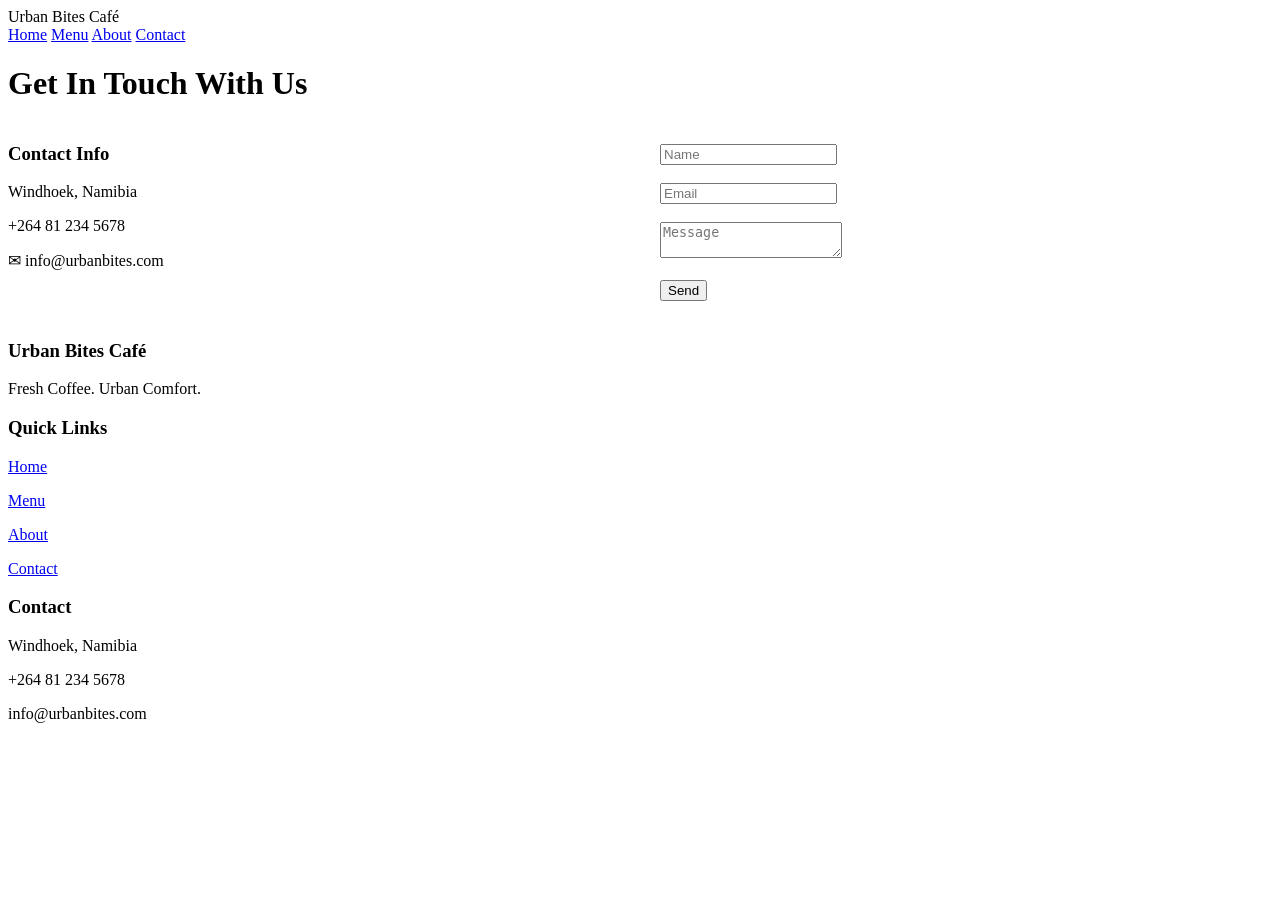
<file: contact.html>
<!DOCTYPE html>
<html>
<head>
<link rel="stylesheet" href="C:\xampp\htdocs\urbanbites\style.css">
</head>
<body>

<div class="header">
    <div class="logo">Urban Bites Café</div>
    <div class="nav">
        <a href="C:\xampp\htdocs\urbanbites\index.html">Home</a>
        <a href="C:\xampp\htdocs\urbanbites\menu.html">Menu</a>
        <a href="C:\xampp\htdocs\urbanbites\about.html">About</a>
        <a href="C:\xampp\htdocs\urbanbites\contact.html">Contact</a>
    </div>
</div>

<div class="section">
    <h1>Get In Touch With Us</h1>
</div>

<div class="section" style="display:flex;gap:40px;">

    <div style="width:50%;">
        <h3>Contact Info</h3>
        <p>Windhoek, Namibia</p>
        <p>+264 81 234 5678</p>
        <p>✉ info@urbanbites.com</p>
    </div>

    <div style="width:50%;background:white;padding:20px;border-radius:10px;">
        <input placeholder="Name"><br><br>
        <input placeholder="Email"><br><br>
        <textarea placeholder="Message"></textarea><br><br>
        <button class="btn">Send</button>
    </div>

</div>

<div class="footer">

    <div class="footer-left">
        <h3>Urban Bites Café</h3>
        <p>Fresh Coffee. Urban Comfort.</p>
    </div>

    <div class="footer-center">
        <h3>Quick Links</h3>
        <p><a href="C:\xampp\htdocs\urbanbites\index.html">Home</a></p>
        <p><a href="C:\xampp\htdocs\urbanbites\menu.html">Menu</a></p>
        <p><a href="C:\xampp\htdocs\urbanbites\about.html">About</a></p>
        <p><a href="C:\xampp\htdocs\urbanbites\contact.html">Contact</a></p>
    </div>

    <div class="footer-right">
        <h3>Contact</h3>
        <p>Windhoek, Namibia</p>
        <p>+264 81 234 5678</p>
        <p>info@urbanbites.com</p>
    </div>

</body>
</html>
</file>
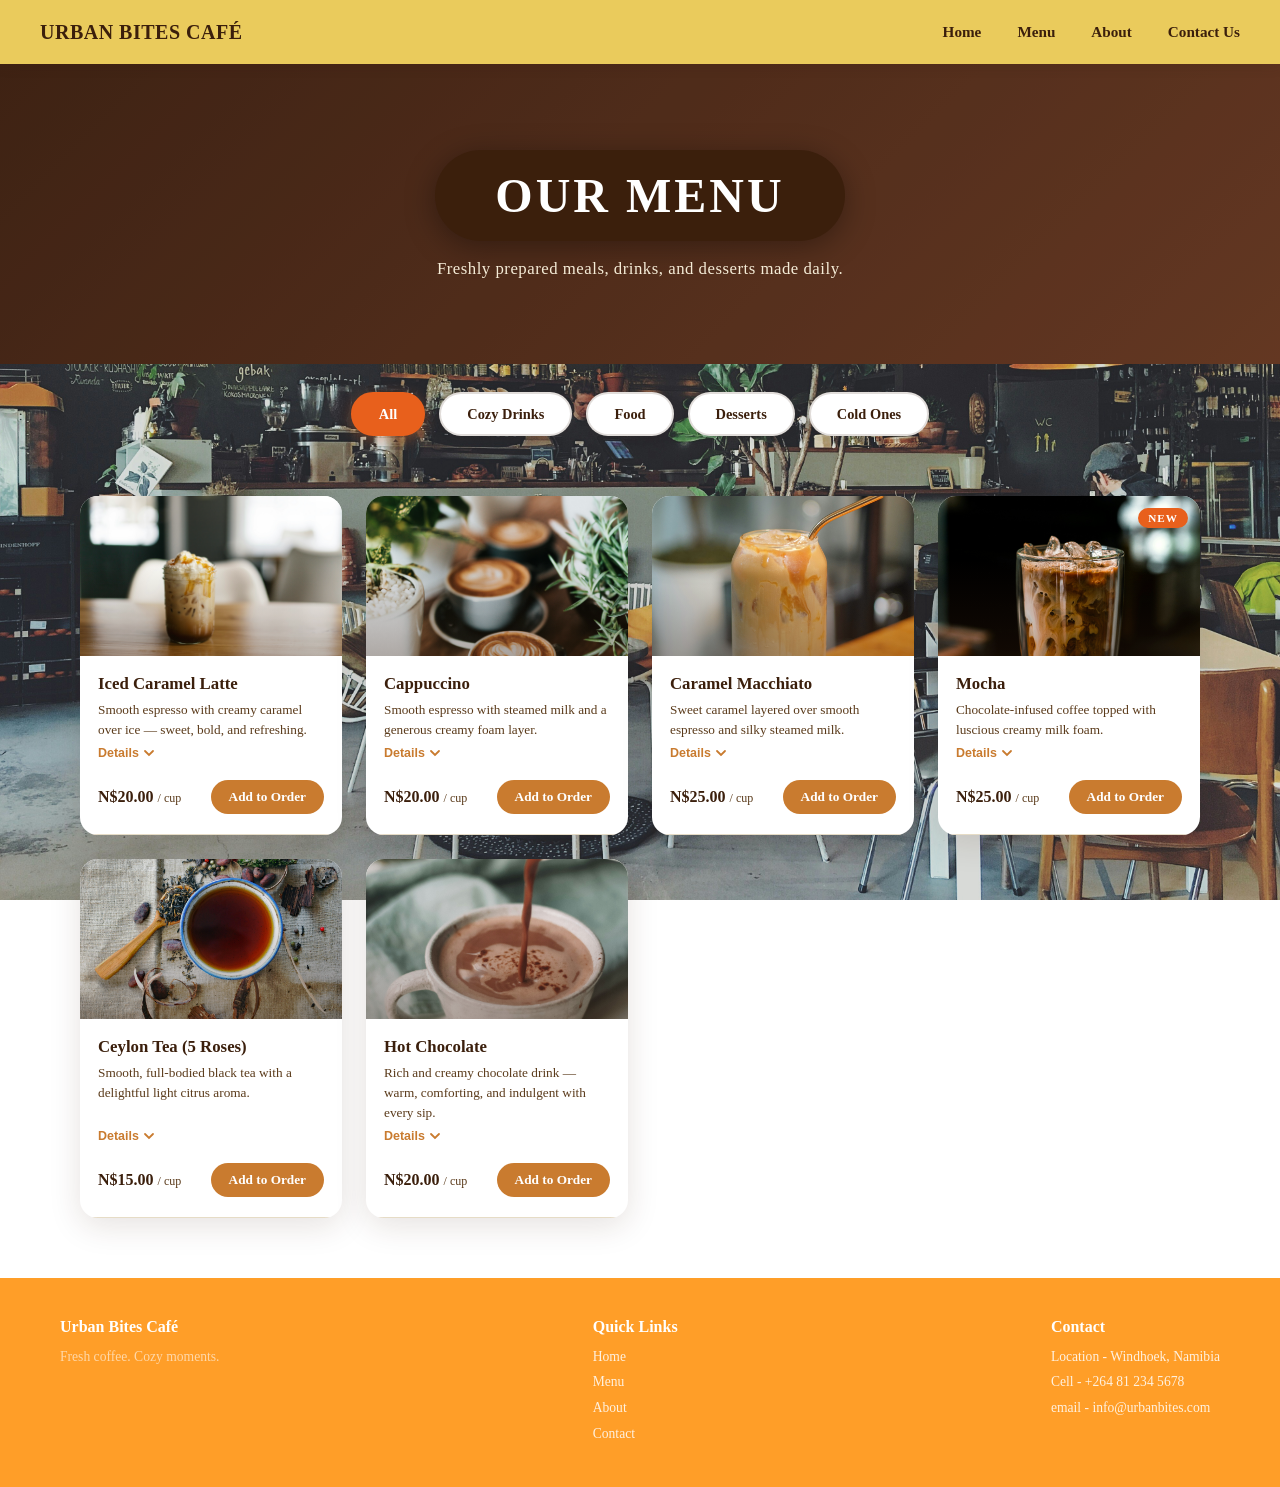
<file: menu.html>
<!DOCTYPE html>
<html lang="en">
<head>
<meta charset="UTF-8">
<meta name="viewport" content="width=device-width, initial-scale=1.0">
<title>Menu Page - Urban Bites Café</title>
<link href="https://fonts.googleapis.com/css2?family=Playfair+Display:wght@700;900&family=DM+Sans:wght@300;400;500;600&display=swap" rel="stylesheet">
<style>
  *, *::before, *::after { box-sizing: border-box; margin: 0; padding: 0; }

  :root {
    --brown:       #3B1F0C;
    --caramel:     #C97B2F;
    --gold:        #D4A853;
    --cream:       #F5ECD7;
    --orange:      #E8601C;
    --white:       #FFFFFF;
    --text-dark:   #1C0F05;
    --text-mid:    #5A3A1A;
    --shadow:      0 8px 32px rgba(59,31,12,0.13);
    --radius:      18px;
    --tab-h:       44px;
  }

  body {
    font-family: 'Boldonse';
    src: url('fonts/Boldonse.ttf') format('opentype');
    background-image: url('images/cafe-background.jpg');
    background-size: cover;
    background-position: center;
    background-repeat: no-repeat;
    background-attachment: fixed;
    color: var(--text-dark);
    min-height: 100vh;
  }

  /* ── NAV ── */
  .header {
    display: flex;
    align-items: center;
    justify-content: space-between;
    padding: 0 40px;
    height: 64px;
    background: #eacb5c;
    position: sticky;
    top: 0;
    z-index: 100;
    box-shadow: 0 2px 12px rgba(59,31,12,.15);
  }
  .logo {
    font-family: 'Boldonse';
    src: url('fonts/Boldonse.ttf') format('opentype');
    font-weight: 900;
    font-size: 1.25rem;
    color: var(--brown);
    letter-spacing: .5px;
  }
  .nav { display: flex; gap: 36px; }
  .nav a {
    text-decoration: none;
    font-weight: 600;
    font-size: .95rem;
    color: var(--brown);
    transition: color .2s;
  }
  .nav a:hover { color: var(--orange); }

  /* ── HERO ── */
  .hero {
    position: relative;
    height: 300px;
    background: linear-gradient(135deg, var(--brown) 0%, #6B3A1F 100%);
    display: flex;
    flex-direction: column;
    align-items: center;
    justify-content: center;
    overflow: hidden;
  }
  .hero::before {
    content: '';
    position: absolute;
    inset: 0;
    background: #4B2E2E;
    opacity: .22;
  }
  .hero-badge {
    position: relative;
    background: var(--brown);
    color: var(--white);
    font-family: 'Boldonse';
    src: url('fonts/Boldonse.ttf') format('opentype');
    font-size: 3rem;
    font-weight: 900;
    letter-spacing: 3px;
    padding: 18px 60px;
    border-radius: 60px;
    text-transform: uppercase;
    margin-bottom: 18px;
    box-shadow: 0 6px 30px rgba(0,0,0,.35);
  }
  .hero-sub {
    position: relative;
    color: var(--cream);
    font-size: 1.05rem;
    font-weight: 300;
    letter-spacing: .5px;
  }

  /* ── CATEGORY TABS ── */
  .tabs-wrap {
    display: flex;
    justify-content: center;
    gap: 14px;
    padding: 28px 24px 0;
    flex-wrap: wrap;
  }
  .tab-btn {
    height: var(--tab-h);
    padding: 0 26px;
    border-radius: 999px;
    border: 2px solid transparent;
    font-family: 'Boldonse';
    src: url('fonts/Boldonse.ttf') format('opentype');
    font-weight: 600;
    font-size: .9rem;
    cursor: pointer;
    transition: all .25s ease;
    background: var(--white);
    color: var(--brown);
    border-color: rgba(59,31,12,.15);
    box-shadow: 0 2px 8px rgba(59,31,12,.07);
  }
  .tab-btn:hover {
    background: var(--gold);
    color: var(--brown);
    border-color: var(--gold);
    transform: translateY(-1px);
  }
  .tab-btn.active {
    background: var(--orange);
    color: var(--white);
    border-color: var(--orange);
    box-shadow: 0 4px 14px rgba(232,96,28,.35);
  }

  /* ── MENU GRID ── */
  .menu-section {
    padding: 32px 40px 60px;
    max-width: 1200px;
    margin: 0 auto;
  }
  .category-group { display: none; }
  .category-group.visible { display: contents; }

  .items-grid {
    display: grid;
    grid-template-columns: repeat(auto-fill, minmax(240px, 1fr));
    gap: 24px;
    margin-top: 28px;
  }

  /* ── ITEM CARD ── */
  .item-card {
    background: var(--white);
    border-radius: var(--radius);
    overflow: hidden;
    box-shadow: var(--shadow);
    display: flex;
    flex-direction: column;
    transition: transform .25s ease, box-shadow .25s ease;
    position: relative;
  }
  .item-card:hover {
    transform: translateY(-6px);
    box-shadow: 0 18px 48px rgba(59,31,12,.18);
  }
  .item-card .badge-new {
    position: absolute;
    top: 12px;
    right: 12px;
    background: var(--orange);
    color: #fff;
    font-size: .7rem;
    font-weight: 700;
    letter-spacing: 1px;
    text-transform: uppercase;
    padding: 4px 10px;
    border-radius: 999px;
    z-index: 2;
  }
  .card-img-wrap {
    width: 100%;
    height: 160px;
    overflow: hidden;
    position: relative;
  }
  .card-img-wrap img {
    width: 100%;
    height: 100%;
    object-fit: cover;
    transition: transform .4s ease;
  }
  .item-card:hover .card-img-wrap img { transform: scale(1.06); }

  /* pill overlay icon */
  .card-img-wrap::after {
    content: '';
    position: absolute;
    inset: 0;
    background: linear-gradient(to top, rgba(59,31,12,.3) 0%, transparent 60%);
  }

  .card-body {
    padding: 18px 18px 20px;
    display: flex;
    flex-direction: column;
    flex: 1;
    gap: 6px;
  }
  .card-name {
    font-family: 'Boldonse';
    src: url('fonts/Boldonse.ttf') format('opentype');
    font-size: 1.05rem;
    font-weight: 700;
    color: var(--brown);
  }
  .card-desc {
    font-size: .83rem;
    color: var(--text-mid);
    line-height: 1.5;
    flex: 1;
  }
  .card-footer {
    display: flex;
    align-items: center;
    justify-content: space-between;
    margin-top: 14px;
    gap: 8px;
  }
  .card-price {
    font-weight: 700;
    font-size: 1rem;
    color: var(--brown);
  }
  .card-price span { font-size: .75rem; font-weight: 400; color: var(--text-mid); }

  /* order button + qty control */
  .btn-order {
    background: var(--caramel);
    color: var(--white);
    border: none;
    border-radius: 999px;
    padding: 9px 18px;
    font-family: 'Boldonse';
    src: url('fonts/Boldonse.ttf') format('opentype');
    font-weight: 600;
    font-size: .83rem;
    cursor: pointer;
    transition: background .2s, transform .15s;
    white-space: nowrap;
  }
  .btn-order:hover { background: var(--orange); transform: scale(1.04); }

  .qty-ctrl {
    display: none;
    align-items: center;
    gap: 6px;
  }
  .qty-ctrl.show { display: flex; }
  .qty-btn {
    width: 28px; height: 28px;
    border-radius: 50%;
    border: 2px solid var(--caramel);
    background: transparent;
    color: var(--caramel);
    font-size: 1rem;
    font-weight: 700;
    cursor: pointer;
    display: flex; align-items: center; justify-content: center;
    transition: all .15s;
  }
  .qty-btn:hover { background: var(--caramel); color: #fff; }
  .qty-num {
    font-weight: 700;
    font-size: .95rem;
    min-width: 20px;
    text-align: center;
    color: var(--brown);
  }

  /* ── DROPDOWN DETAIL ── */
  .card-detail-toggle {
    background: none;
    border: none;
    color: var(--caramel);
    font-size: .78rem;
    font-weight: 600;
    cursor: pointer;
    display: flex;
    align-items: center;
    gap: 4px;
    padding: 0;
    transition: color .2s;
  }
  .card-detail-toggle:hover { color: var(--orange); }
  .card-detail-toggle svg { transition: transform .3s; }
  .card-detail-toggle.open svg { transform: rotate(180deg); }

  .card-detail-panel {
    max-height: 0;
    overflow: hidden;
    transition: max-height .35s ease, padding .35s ease;
    background: var(--cream);
    border-top: 1px solid rgba(59,31,12,.08);
  }
  .card-detail-panel.open { max-height: 200px; }
  .card-detail-inner {
    padding: 14px 18px;
    font-size: .8rem;
    color: var(--text-mid);
    line-height: 1.6;
  }
  .card-detail-inner ul { padding-left: 14px; margin-top: 6px; }
  .card-detail-inner li { margin-bottom: 2px; }

  /* ── CART TOAST ── */
  #cart-toast {
    position: fixed;
    bottom: 28px;
    right: 28px;
    background: var(--brown);
    color: var(--white);
    padding: 14px 22px;
    border-radius: 12px;
    font-weight: 600;
    font-size: .9rem;
    box-shadow: 0 8px 28px rgba(0,0,0,.28);
    z-index: 999;
    opacity: 0;
    transform: translateY(16px);
    transition: opacity .3s, transform .3s;
    pointer-events: none;
  }
  #cart-toast.show { opacity: 1; transform: translateY(0); }

  /* ── FOOTER ── */
  .footer {
    background: rgb(255, 158, 40);
    color: var(--white);
    display: flex;
    justify-content: space-between;
    align-items: flex-start;
    gap: 32px;
    padding: 40px 60px;
    flex-wrap: wrap;
  }
  .footer h3 { font-family: 'Boldonse', serif; font-size: 1rem; margin-bottom: 8px; }
  .footer p, .footer a {
    font-size: .85rem;
    color: rgba(255,255,255,.85);
    text-decoration: none;
    line-height: 1.9;
    display: block;
  }
  .footer a:hover { color: var(--white); text-decoration: underline; }
  .footer-tagline {  font-size: .82rem; opacity: .7; margin-top: 4px; }

  @media (max-width: 640px) {
    .header { padding: 0 18px; }
    .hero-badge { font-size: 2rem; padding: 14px 36px; }
    .menu-section { padding: 24px 16px 48px; }
    .footer { padding: 28px 20px; flex-direction: column; gap: 20px; }
    .items-grid { grid-template-columns: repeat(auto-fill, minmax(200px, 1fr)); gap: 16px; }
  }
</style>
</head>
<body>

<!-- NAV -->
<div class="header">
  <div class="logo">URBAN BITES CAFÉ</div>
  <div class="nav">
    <a href="index.html">Home</a>
    <a href="menu.html">Menu</a>
    <a href="about.html">About</a>
    <a href="contact.html">Contact Us</a>
  </div>
</div>

<!-- HERO -->
<div class="hero">
  <div class="hero-badge">OUR MENU</div>
  <p class="hero-sub">Freshly prepared meals, drinks, and desserts made daily.</p>
</div>

<!-- CATEGORY TABS -->
<div class="tabs-wrap">
  <button class="tab-btn active" data-cat="all">All</button>
  <button class="tab-btn" data-cat="cozy"> Cozy Drinks</button>
  <button class="tab-btn" data-cat="food"> Food</button>
  <button class="tab-btn" data-cat="desserts"> Desserts</button>
  <button class="tab-btn" data-cat="cold"> Cold Ones</button>
</div>

<!-- MENU GRID -->
<div class="menu-section">
  <div class="items-grid" id="items-grid">

    <!-- COZY DRINKS -->
    <div class="category-group visible" data-group="cozy">

      <div class="item-card">
        <div class="card-img-wrap">
          <img src="images\Iced Caramel Latte.jpg" alt="Iced Caramel Latte">
        </div>
        <div class="card-body">
          <div class="card-name">Iced Caramel Latte</div>
          <div class="card-desc">Smooth espresso with creamy caramel over ice — sweet, bold, and refreshing.</div>
          <button class="card-detail-toggle" onclick="toggleDetail(this)">
            Details <svg width="12" height="12" viewBox="0 0 12 12" fill="none"><path d="M2 4l4 4 4-4" stroke="currentColor" stroke-width="1.8" stroke-linecap="round"/></svg>
          </button>
          <div class="card-footer">
            <div class="card-price">N$20.00 <span>/ cup</span></div>
            <button class="btn-order" onclick="addToCart(this, 'Iced Caramel Latte')">Add to Order</button>
            <div class="qty-ctrl">
              <button class="qty-btn" onclick="changeQty(this,-1)">−</button>
              <span class="qty-num">1</span>
              <button class="qty-btn" onclick="changeQty(this,1)">+</button>
            </div>
          </div>
        </div>
        <div class="card-detail-panel">
          <div class="card-detail-inner">
            <strong>Ingredients:</strong>
            <ul><li>Espresso shot</li><li>Caramel syrup</li><li>Whole milk</li><li>Ice</li></ul>
            <p style="margin-top:6px;">Allergens: milk, caffeine</p>
          </div>
        </div>
      </div>

      <div class="item-card">
        <div class="card-img-wrap">
          <img src="images\Cappuccino.jpg" alt="Cappuccino">
        </div>
        <div class="card-body">
          <div class="card-name">Cappuccino</div>
          <div class="card-desc">Smooth espresso with steamed milk and a generous creamy foam layer.</div>
          <button class="card-detail-toggle" onclick="toggleDetail(this)">
            Details <svg width="12" height="12" viewBox="0 0 12 12" fill="none"><path d="M2 4l4 4 4-4" stroke="currentColor" stroke-width="1.8" stroke-linecap="round"/></svg>
          </button>
          <div class="card-footer">
            <div class="card-price">N$20.00 <span>/ cup</span></div>
            <button class="btn-order" onclick="addToCart(this, 'Cappuccino')">Add to Order</button>
            <div class="qty-ctrl">
              <button class="qty-btn" onclick="changeQty(this,-1)">−</button>
              <span class="qty-num">1</span>
              <button class="qty-btn" onclick="changeQty(this,1)">+</button>
            </div>
          </div>
        </div>
        <div class="card-detail-panel">
          <div class="card-detail-inner">
            <strong>Ingredients:</strong>
            <ul><li>Double espresso</li><li>Steamed milk</li><li>Milk foam</li></ul>
            <p style="margin-top:6px;">Allergens: milk, caffeine</p>
          </div>
        </div>
      </div>

      <div class="item-card">
        <div class="card-img-wrap">
          <img src="images\Caramel Macchiato.jpg" alt="Caramel Macchiato">
        </div>
        <div class="card-body">
          <div class="card-name">Caramel Macchiato</div>
          <div class="card-desc">Sweet caramel layered over smooth espresso and silky steamed milk.</div>
          <button class="card-detail-toggle" onclick="toggleDetail(this)">
            Details <svg width="12" height="12" viewBox="0 0 12 12" fill="none"><path d="M2 4l4 4 4-4" stroke="currentColor" stroke-width="1.8" stroke-linecap="round"/></svg>
          </button>
          <div class="card-footer">
            <div class="card-price">N$25.00 <span>/ cup</span></div>
            <button class="btn-order" onclick="addToCart(this, 'Caramel Macchiato')">Add to Order</button>
            <div class="qty-ctrl">
              <button class="qty-btn" onclick="changeQty(this,-1)">−</button>
              <span class="qty-num">1</span>
              <button class="qty-btn" onclick="changeQty(this,1)">+</button>
            </div>
          </div>
        </div>
        <div class="card-detail-panel">
          <div class="card-detail-inner">
            <strong>Ingredients:</strong>
            <ul><li>Vanilla syrup</li><li>Steamed milk</li><li>Espresso</li><li>Caramel drizzle</li></ul>
            <p style="margin-top:6px;">Allergens: milk, caffeine</p>
          </div>
        </div>
      </div>

      <div class="item-card">
        <span class="badge-new">NEW</span>
        <div class="card-img-wrap">
          <img src="images\Mocha.jpg" alt="Mocha">
        </div>
        <div class="card-body">
          <div class="card-name">Mocha</div>
          <div class="card-desc">Chocolate-infused coffee topped with luscious creamy milk foam.</div>
          <button class="card-detail-toggle" onclick="toggleDetail(this)">
            Details <svg width="12" height="12" viewBox="0 0 12 12" fill="none"><path d="M2 4l4 4 4-4" stroke="currentColor" stroke-width="1.8" stroke-linecap="round"/></svg>
          </button>
          <div class="card-footer">
            <div class="card-price">N$25.00 <span>/ cup</span></div>
            <button class="btn-order" onclick="addToCart(this, 'Mocha')">Add to Order</button>
            <div class="qty-ctrl">
              <button class="qty-btn" onclick="changeQty(this,-1)">−</button>
              <span class="qty-num">1</span>
              <button class="qty-btn" onclick="changeQty(this,1)">+</button>
            </div>
          </div>
        </div>
        <div class="card-detail-panel">
          <div class="card-detail-inner">
            <strong>Ingredients:</strong>
            <ul><li>Espresso</li><li>Chocolate syrup</li><li>Steamed milk</li><li>Whipped foam</li></ul>
            <p style="margin-top:6px;">Allergens: milk, caffeine, cocoa</p>
          </div>
        </div>
      </div>

      <div class="item-card">
        <div class="card-img-wrap">
          <img src="images\Ceylon Tea.jpg" alt="Ceylon Tea">
        </div>
        <div class="card-body">
          <div class="card-name">Ceylon Tea (5 Roses)</div>
          <div class="card-desc">Smooth, full-bodied black tea with a delightful light citrus aroma.</div>
          <button class="card-detail-toggle" onclick="toggleDetail(this)">
            Details <svg width="12" height="12" viewBox="0 0 12 12" fill="none"><path d="M2 4l4 4 4-4" stroke="currentColor" stroke-width="1.8" stroke-linecap="round"/></svg>
          </button>
          <div class="card-footer">
            <div class="card-price">N$15.00 <span>/ cup</span></div>
            <button class="btn-order" onclick="addToCart(this, 'Ceylon Tea')">Add to Order</button>
            <div class="qty-ctrl">
              <button class="qty-btn" onclick="changeQty(this,-1)">−</button>
              <span class="qty-num">1</span>
              <button class="qty-btn" onclick="changeQty(this,1)">+</button>
            </div>
          </div>
        </div>
        <div class="card-detail-panel">
          <div class="card-detail-inner">
            <strong>Ingredients:</strong>
            <ul><li>5 Roses Ceylon black tea</li><li>Hot water</li><li>Optional: milk, sugar</li></ul>
            <p style="margin-top:6px;">Allergens: caffeine (mild)</p>
          </div>
        </div>
      </div>

      <div class="item-card">
        <div class="card-img-wrap">
          <img src="images\Hot Chocolate.jpg" alt="Hot Chocolate">
        </div>
        <div class="card-body">
          <div class="card-name">Hot Chocolate</div>
          <div class="card-desc">Rich and creamy chocolate drink — warm, comforting, and indulgent with every sip.</div>
          <button class="card-detail-toggle" onclick="toggleDetail(this)">
            Details <svg width="12" height="12" viewBox="0 0 12 12" fill="none"><path d="M2 4l4 4 4-4" stroke="currentColor" stroke-width="1.8" stroke-linecap="round"/></svg>
          </button>
          <div class="card-footer">
            <div class="card-price">N$20.00 <span>/ cup</span></div>
            <button class="btn-order" onclick="addToCart(this, 'Hot Chocolate')">Add to Order</button>
            <div class="qty-ctrl">
              <button class="qty-btn" onclick="changeQty(this,-1)">−</button>
              <span class="qty-num">1</span>
              <button class="qty-btn" onclick="changeQty(this,1)">+</button>
            </div>
          </div>
        </div>
        <div class="card-detail-panel">
          <div class="card-detail-inner">
            <strong>Ingredients:</strong>
            <ul><li>Dark chocolate</li><li>Whole milk</li><li>Sugar</li><li>Optional: whipped cream</li></ul>
            <p style="margin-top:6px;">Allergens: milk, cocoa</p>
          </div>
        </div>
      </div>

    </div><!-- /cozy -->

    <!-- FOOD -->
    <div class="category-group" data-group="food">

      <div class="item-card">
        <div class="card-img-wrap">
          <img src="images\Avocado Toast.jpg" alt="Avocado Toast">
        </div>
        <div class="card-body">
          <div class="card-name">Avocado Toast</div>
          <div class="card-desc">Sourdough toast topped with smashed avocado, cherry tomatoes, and a sprinkle of chilli flakes.</div>
          <button class="card-detail-toggle" onclick="toggleDetail(this)">
            Details <svg width="12" height="12" viewBox="0 0 12 12" fill="none"><path d="M2 4l4 4 4-4" stroke="currentColor" stroke-width="1.8" stroke-linecap="round"/></svg>
          </button>
          <div class="card-footer">
            <div class="card-price">N$45.00 <span>/ plate</span></div>
            <button class="btn-order" onclick="addToCart(this, 'Avocado Toast')">Add to Order</button>
            <div class="qty-ctrl">
              <button class="qty-btn" onclick="changeQty(this,-1)">−</button>
              <span class="qty-num">1</span>
              <button class="qty-btn" onclick="changeQty(this,1)">+</button>
            </div>
          </div>
        </div>
        <div class="card-detail-panel">
          <div class="card-detail-inner">
            <strong>Ingredients:</strong>
            <ul><li>Sourdough bread</li><li>Avocado</li><li>Cherry tomatoes</li><li>Lemon, salt, chilli flakes</li></ul>
            <p style="margin-top:6px;">Allergens: gluten</p>
          </div>
        </div>
      </div>

      <div class="item-card">
        <div class="card-img-wrap">
          <img src="images\Club Sandwhich.jpg" alt="Club Sandwich">
        </div>
        <div class="card-body">
          <div class="card-name">Club Sandwich</div>
          <div class="card-desc">Triple-layered toasted sandwich with chicken, bacon, lettuce, tomato, and mayo.</div>
          <button class="card-detail-toggle" onclick="toggleDetail(this)">
            Details <svg width="12" height="12" viewBox="0 0 12 12" fill="none"><path d="M2 4l4 4 4-4" stroke="currentColor" stroke-width="1.8" stroke-linecap="round"/></svg>
          </button>
          <div class="card-footer">
            <div class="card-price">N$55.00 <span>/ plate</span></div>
            <button class="btn-order" onclick="addToCart(this, 'Club Sandwich')">Add to Order</button>
            <div class="qty-ctrl">
              <button class="qty-btn" onclick="changeQty(this,-1)">−</button>
              <span class="qty-num">1</span>
              <button class="qty-btn" onclick="changeQty(this,1)">+</button>
            </div>
          </div>
        </div>
        <div class="card-detail-panel">
          <div class="card-detail-inner">
            <strong>Ingredients:</strong>
            <ul><li>White toast bread</li><li>Grilled chicken</li><li>Bacon</li><li>Lettuce, tomato, mayo</li></ul>
            <p style="margin-top:6px;">Allergens: gluten, egg, pork</p>
          </div>
        </div>
      </div>

      <div class="item-card">
        <div class="card-img-wrap">
          <img src="images\Beef Burger.jpg" alt="Beef Burger">
        </div>
        <div class="card-body">
          <div class="card-name">Urban Beef Burger</div>
          <div class="card-desc">Juicy beef patty with cheddar, caramelised onions, pickles, and house sauce in a brioche bun.</div>
          <button class="card-detail-toggle" onclick="toggleDetail(this)">
            Details <svg width="12" height="12" viewBox="0 0 12 12" fill="none"><path d="M2 4l4 4 4-4" stroke="currentColor" stroke-width="1.8" stroke-linecap="round"/></svg>
          </button>
          <div class="card-footer">
            <div class="card-price">N$75.00 <span>/ burger</span></div>
            <button class="btn-order" onclick="addToCart(this, 'Urban Beef Burger')">Add to Order</button>
            <div class="qty-ctrl">
              <button class="qty-btn" onclick="changeQty(this,-1)">−</button>
              <span class="qty-num">1</span>
              <button class="qty-btn" onclick="changeQty(this,1)">+</button>
            </div>
          </div>
        </div>
        <div class="card-detail-panel">
          <div class="card-detail-inner">
            <strong>Ingredients:</strong>
            <ul><li>Beef patty</li><li>Cheddar cheese</li><li>Brioche bun</li><li>Pickles, caramelised onions, house sauce</li></ul>
            <p style="margin-top:6px;">Allergens: gluten, milk, egg</p>
          </div>
        </div>
      </div>

    </div><!-- /food -->

    <!-- DESSERTS -->
    <div class="category-group" data-group="desserts">

      <div class="item-card">
        <div class="card-img-wrap">
          <img src="images\Chocolate Cake.jpg" alt="Chocolate Cake">
        </div>
        <div class="card-body">
          <div class="card-name">Chocolate Fudge Cake</div>
          <div class="card-desc">Dense, moist chocolate cake with silky ganache frosting — a true indulgence.</div>
          <button class="card-detail-toggle" onclick="toggleDetail(this)">
            Details <svg width="12" height="12" viewBox="0 0 12 12" fill="none"><path d="M2 4l4 4 4-4" stroke="currentColor" stroke-width="1.8" stroke-linecap="round"/></svg>
          </button>
          <div class="card-footer">
            <div class="card-price">N$35.00 <span>/ slice</span></div>
            <button class="btn-order" onclick="addToCart(this, 'Chocolate Fudge Cake')">Add to Order</button>
            <div class="qty-ctrl">
              <button class="qty-btn" onclick="changeQty(this,-1)">−</button>
              <span class="qty-num">1</span>
              <button class="qty-btn" onclick="changeQty(this,1)">+</button>
            </div>
          </div>
        </div>
        <div class="card-detail-panel">
          <div class="card-detail-inner">
            <strong>Ingredients:</strong>
            <ul><li>Dark chocolate</li><li>Butter, eggs, flour</li><li>Ganache frosting</li></ul>
            <p style="margin-top:6px;">Allergens: gluten, milk, egg, cocoa</p>
          </div>
        </div>
      </div>

      <div class="item-card">
        <div class="card-img-wrap">
          <img src="images\Cinnamon Roll.jpg" alt="Cinnamon Roll">
        </div>
        <div class="card-body">
          <div class="card-name">Cinnamon Roll</div>
          <div class="card-desc">Freshly baked, soft and fluffy cinnamon roll drizzled with vanilla cream glaze.</div>
          <button class="card-detail-toggle" onclick="toggleDetail(this)">
            Details <svg width="12" height="12" viewBox="0 0 12 12" fill="none"><path d="M2 4l4 4 4-4" stroke="currentColor" stroke-width="1.8" stroke-linecap="round"/></svg>
          </button>
          <div class="card-footer">
            <div class="card-price">N$28.00 <span>/ roll</span></div>
            <button class="btn-order" onclick="addToCart(this, 'Cinnamon Roll')">Add to Order</button>
            <div class="qty-ctrl">
              <button class="qty-btn" onclick="changeQty(this,-1)">−</button>
              <span class="qty-num">1</span>
              <button class="qty-btn" onclick="changeQty(this,1)">+</button>
            </div>
          </div>
        </div>
        <div class="card-detail-panel">
          <div class="card-detail-inner">
            <strong>Ingredients:</strong>
            <ul><li>Yeast dough</li><li>Cinnamon sugar</li><li>Vanilla cream glaze</li></ul>
            <p style="margin-top:6px;">Allergens: gluten, milk, egg</p>
          </div>
        </div>
      </div>

    </div><!-- /desserts -->

    <!-- COLD ONES -->
    <div class="category-group" data-group="cold">

      <div class="item-card">
        <div class="card-img-wrap">
          <img src="images\Iced Coffee.jpg" alt="Iced Coffee">
        </div>
        <div class="card-body">
          <div class="card-name">Cold Brew</div>
          <div class="card-desc">Slow-steeped cold brew coffee — smooth, bold, and refreshingly low in acidity.</div>
          <button class="card-detail-toggle" onclick="toggleDetail(this)">
            Details <svg width="12" height="12" viewBox="0 0 12 12" fill="none"><path d="M2 4l4 4 4-4" stroke="currentColor" stroke-width="1.8" stroke-linecap="round"/></svg>
          </button>
          <div class="card-footer">
            <div class="card-price">N$22.00 <span>/ cup</span></div>
            <button class="btn-order" onclick="addToCart(this, 'Cold Brew')">Add to Order</button>
            <div class="qty-ctrl">
              <button class="qty-btn" onclick="changeQty(this,-1)">−</button>
              <span class="qty-num">1</span>
              <button class="qty-btn" onclick="changeQty(this,1)">+</button>
            </div>
          </div>
        </div>
        <div class="card-detail-panel">
          <div class="card-detail-inner">
            <strong>Ingredients:</strong>
            <ul><li>Coarse-ground coffee</li><li>Cold filtered water</li><li>Steeped 12 hrs</li></ul>
            <p style="margin-top:6px;">Allergens: caffeine</p>
          </div>
        </div>
      </div>

      <div class="item-card">
        <div class="card-img-wrap">
          <img src="images\Mango Smoothie.jpg" alt="Mango Smoothie">
        </div>
        <div class="card-body">
          <div class="card-name">Mango Smoothie</div>
          <div class="card-desc">Tropical blend of fresh mango, banana, and yoghurt — thick, sweet, and bright.</div>
          <button class="card-detail-toggle" onclick="toggleDetail(this)">
            Details <svg width="12" height="12" viewBox="0 0 12 12" fill="none"><path d="M2 4l4 4 4-4" stroke="currentColor" stroke-width="1.8" stroke-linecap="round"/></svg>
          </button>
          <div class="card-footer">
            <div class="card-price">N$30.00 <span>/ cup</span></div>
            <button class="btn-order" onclick="addToCart(this, 'Mango Smoothie')">Add to Order</button>
            <div class="qty-ctrl">
              <button class="qty-btn" onclick="changeQty(this,-1)">−</button>
              <span class="qty-num">1</span>
              <button class="qty-btn" onclick="changeQty(this,1)">+</button>
            </div>
          </div>
        </div>
        <div class="card-detail-panel">
          <div class="card-detail-inner">
            <strong>Ingredients:</strong>
            <ul><li>Fresh mango</li><li>Banana</li><li>Plain yoghurt</li><li>Honey</li></ul>
            <p style="margin-top:6px;">Allergens: milk</p>
          </div>
        </div>
      </div>

    </div><!-- /cold -->

  </div><!-- /items-grid -->
</div>

<!-- CART TOAST -->
<div id="cart-toast"></div>

<!-- FOOTER -->
<div class="footer">
  <div>
    <h3>Urban Bites Café</h3>
    <p class="footer-tagline">Fresh coffee. Cozy moments.</p>
  </div>
  <div>
    <h3>Quick Links</h3>
    <a href="index.html">Home</a>
    <a href="menu.html">Menu</a>
    <a href="about.html">About</a>
    <a href="contact.html">Contact</a>
  </div>
  <div>
    <h3>Contact</h3>
    <p>Location - Windhoek, Namibia</p>
    <p>Cell - +264 81 234 5678</p>
    <p>email - info@urbanbites.com</p>
  </div>
</div>

<script>
  // ── TAB FILTER ──
  const tabs = document.querySelectorAll('.tab-btn');
  const groups = document.querySelectorAll('.category-group');

  tabs.forEach(tab => {
    tab.addEventListener('click', () => {
      tabs.forEach(t => t.classList.remove('active'));
      tab.classList.add('active');

      const cat = tab.dataset.cat;
      groups.forEach(g => {
        if (cat === 'all' || g.dataset.group === cat) {
          g.classList.add('visible');
        } else {
          g.classList.remove('visible');
        }
      });
    });
  });

  // ── DETAIL TOGGLE ──
  function toggleDetail(btn) {
    const card = btn.closest('.item-card');
    const panel = card.querySelector('.card-detail-panel');
    const isOpen = panel.classList.toggle('open');
    btn.classList.toggle('open', isOpen);
  }

  // ── ORDER BUTTON ──
  function addToCart(btn, name) {
    btn.style.display = 'none';
    const qtyCtrl = btn.nextElementSibling;
    qtyCtrl.classList.add('show');
    showToast(`${name} added to your order!`);
  }

  function changeQty(btn, delta) {
    const ctrl = btn.parentElement;
    const numEl = ctrl.querySelector('.qty-num');
    let qty = parseInt(numEl.textContent) + delta;
    if (qty < 1) {
      ctrl.classList.remove('show');
      const orderBtn = ctrl.previousElementSibling;
      orderBtn.style.display = '';
      return;
    }
    numEl.textContent = qty;
  }

  // ── TOAST ──
  let toastTimer;
  function showToast(msg) {
    const toast = document.getElementById('cart-toast');
    toast.textContent = msg;
    toast.classList.add('show');
    clearTimeout(toastTimer);
    toastTimer = setTimeout(() => toast.classList.remove('show'), 2800);
  }
</script>
</body>
</html>
</file>
